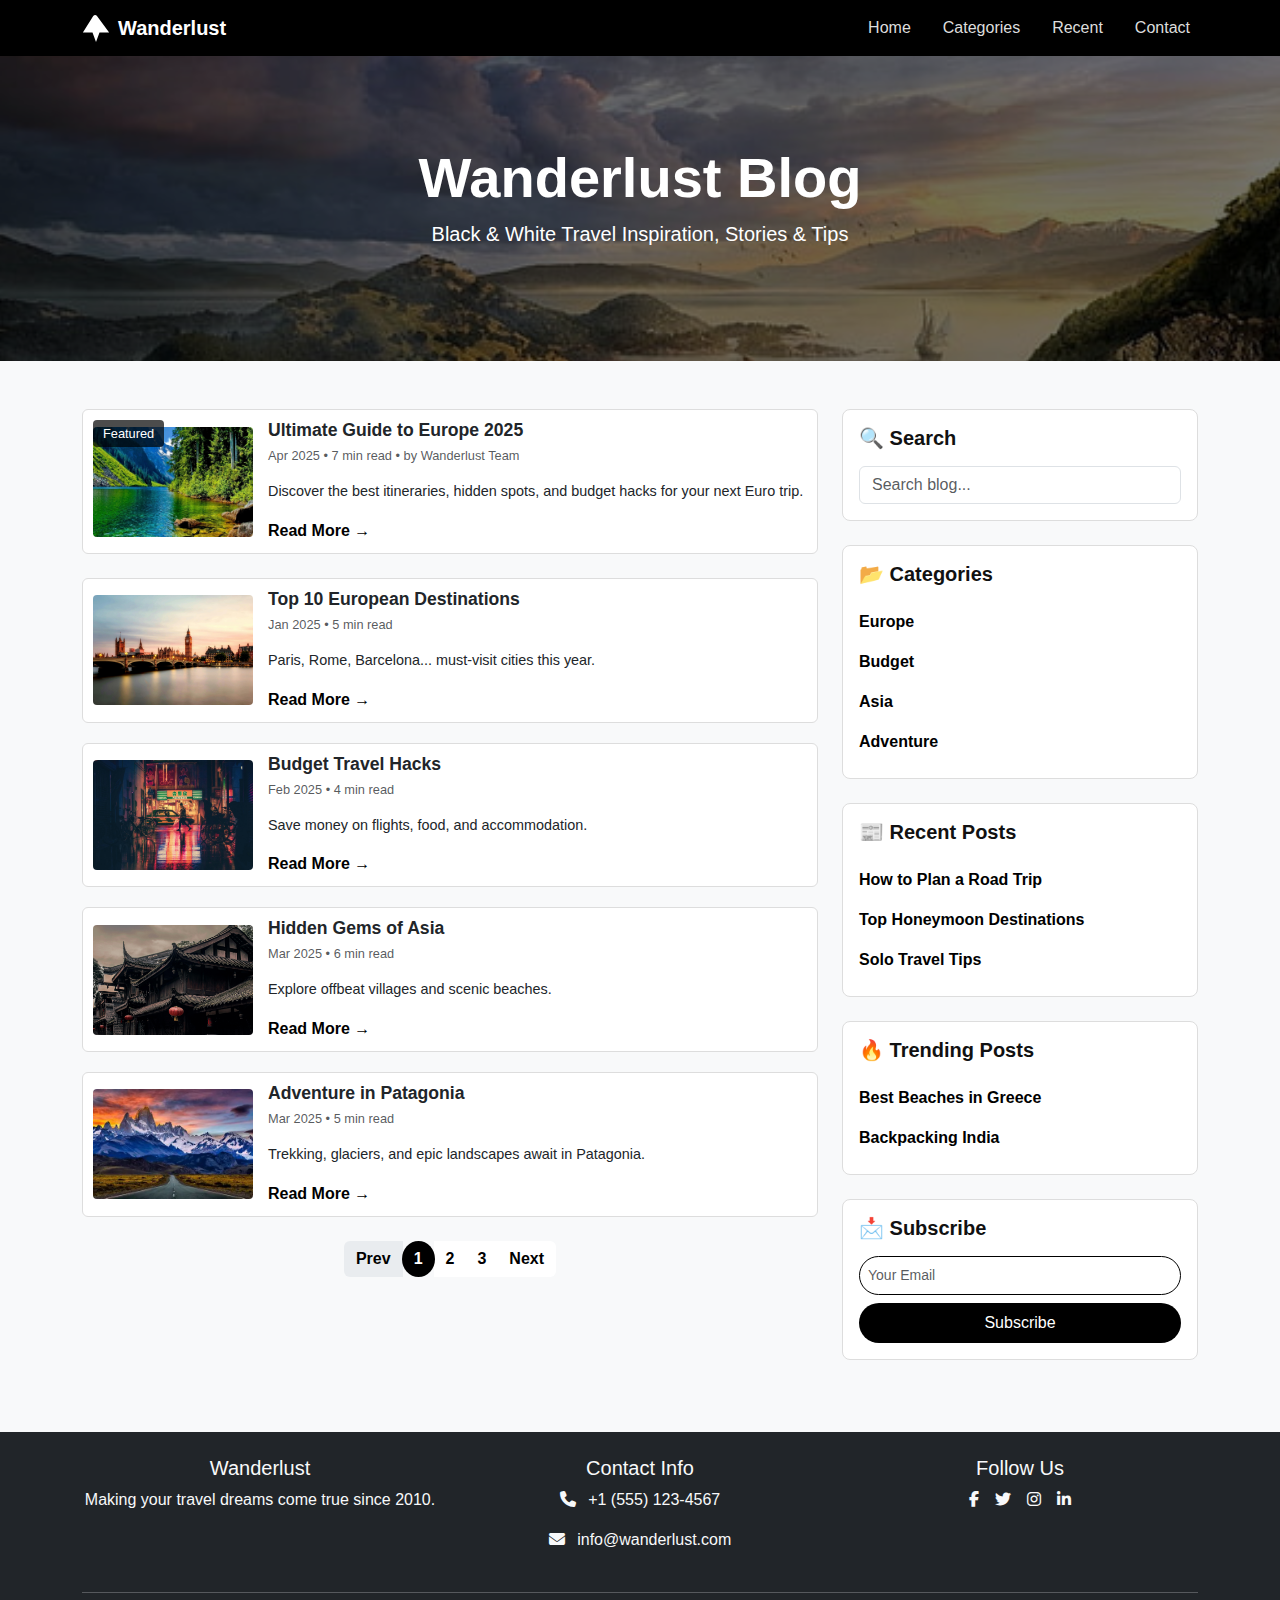
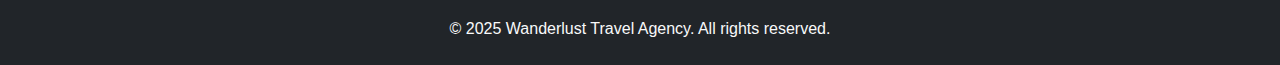
<file: blog.html>
﻿<!-- ===================== BLOG LISTING PAGE ===================== -->
<!DOCTYPE html>
<html lang="en">
<head>
    <meta charset="UTF-8">
    <meta name="viewport" content="width=device-width, initial-scale=1">
    <title>Travel Blog | Wanderlust</title>
    <meta name="description" content="Travel inspiration, tips, and hidden gems worldwide.">
    <meta property="og:title" content="Wanderlust Travel Blog">
    <meta property="og:description" content="Discover destinations, tips, and hidden gems.">
    <meta property="og:image" content="images/preview.jpg">
    <meta property="og:type" content="website">
    <link rel="stylesheet" href="https://cdnjs.cloudflare.com/ajax/libs/font-awesome/6.4.0/css/all.min.css">

    <link href="https://cdn.jsdelivr.net/npm/bootstrap@5.3.0/dist/css/bootstrap.min.css" rel="stylesheet">

    <style>
        /* Sidebar Category Links */
        .list-group-item a {
            color: #000;
            text-decoration: none;
            transition: all 0.3s ease;
        }

            .list-group-item a:hover {
                color: #555;
                padding-left: 5px;
            }

        body {
            background: #f8f9fa;
            font-family: 'Segoe UI', sans-serif;
            color: #212529;
        }

        .navbar {
            background: #000;
        }

        .navbar-brand {
            font-weight: 700;
            color: #fff !important;
        }

        .nav-link {
            color: #ddd !important;
            margin-left: 1rem;
        }

            .nav-link:hover {
                color: #fff !important;
            }

        /* Hero */
        header.blog-hero {
            background: url('images/blog-hero.jpg') center/cover no-repeat;
            background-attachment: fixed;
            position: relative;
            color: #fff;
            text-align: center;
            padding: 6rem 1rem;
        }

            header.blog-hero::after {
                content: '';
                position: absolute;
                top: 0;
                left: 0;
                width: 100%;
                height: 100%;
                background: rgba(0,0,0,0.55);
            }

            header.blog-hero .content {
                position: relative;
                z-index: 2;
            }

        /* Mini Thumbnail Cards */
        .mini-card {
            display: flex;
            gap: 15px;
            border: 1px solid #ddd;
            border-radius: 6px;
            padding: 10px;
            background: #fff;
            margin-bottom: 20px;
            transition: transform .3s;
            align-items: center;
        }

            .mini-card:hover {
                transform: translateY(-3px);
            }

            .mini-card img {
                width: 160px;
                height: 110px;
                object-fit: cover;
                border-radius: 4px;
            }

            .mini-card h5 {
                font-size: 1.1rem;
                font-weight: 600;
                margin-bottom: .3rem;
            }

            .mini-card p {
                font-size: .9rem;
            }

            .mini-card .text-muted {
                font-size: .8rem;
            }

        /* Featured Tag */
        .featured-wrapper {
            position: relative;
        }

        .featured-tag {
            position: absolute;
            top: 10px;
            left: 10px;
            background: rgba(0,0,0,0.7);
            color: #fff;
            padding: 4px 10px;
            font-size: .8rem;
            border-radius: 4px;
        }

        /* Sidebar */
        .sidebar-box {
            background: #fff;
            border: 1px solid #ddd;
            padding: 1rem;
            border-radius: 8px;
            margin-bottom: 1.5rem;
        }

            .sidebar-box h5 {
                font-weight: bold;
                margin-bottom: 1rem;
                color: #111;
            }

        .newsletter input {
            border: 1px solid #000;
            border-radius: 0;
        }

        .newsletter button {
            background: #000;
            color: #fff;
            border: none;
            width: 100%;
        }

        /* Pagination */
        .pagination .page-link {
            color: #000;
            border: none;
        }

        .pagination .active .page-link {
            background: #000;
            color: #fff;
            border-radius: 50%;
        }

        footer {
            background: #000;
            color: #aaa;
        }

        /* Modern Links */
        a {
            color: #000;
            text-decoration: none;
            position: relative;
            transition: color .3s ease;
            font-weight: 700;
        }

            a::after {
                content: "";
                position: absolute;
                left: 0;
                bottom: -2px;
                width: 0;
                height: 2px;
                background: #000;
                transition: width .3s ease;
            }

            a:hover {
                color: #111;
            }

                a:hover::after {
                    width: 100%;
                }
    </style>
</head>
<body>
    <!-- Navbar -->
    <nav class="navbar navbar-expand-lg navbar-dark fixed-top">
        <div class="container">
            <svg xmlns="http://www.w3.org/2000/svg" width="28" height="28" fill="currentColor" class="bi bi-airplane me-2 text-white" viewBox="0 0 16 16">
                <path d="M6.428 1.151C6.987.418 8.01.418 8.57 1.151L15.5 10.5H10L8 16 6 10.5H.5l5.928-9.349z" />
            </svg>
            <a class="navbar-brand" href="index.html">Wanderlust</a>
            <button class="navbar-toggler" data-bs-toggle="collapse" data-bs-target="#navMenu">
                <span class="navbar-toggler-icon"></span>
            </button>
            <div class="collapse navbar-collapse" id="navMenu">
                <ul class="navbar-nav ms-auto">
                    <li class="nav-item"><a class="nav-link" href="index.html">Home</a></li>
                    <li class="nav-item"><a class="nav-link" href="#categories">Categories</a></li>
                    <li class="nav-item"><a class="nav-link" href="#recent">Recent</a></li>
                    <li class="nav-item"><a class="nav-link" href="contact.html">Contact</a></li>
                </ul>
            </div>
        </div>
    </nav>

    <!-- Hero -->
    <header class="blog-hero mt-5">
        <div class="content">
            <h1 class="display-4 fw-bold">Wanderlust Blog</h1>
            <p class="lead">Black & White Travel Inspiration, Stories & Tips</p>
        </div>
    </header>

    <section class="py-5">
        <div class="container">
            <div class="row">
                <!-- Posts -->
                <div class="col-md-8">

                    <!-- Featured Post -->
                    <div class="mini-card featured-wrapper mb-4">
                        <div class="featured-tag">Featured</div>
                        <img src="images/featured.jpg" alt="Ultimate Guide to Europe 2025" loading="lazy">
                        <div>
                            <h5>Ultimate Guide to Europe 2025</h5>
                            <p class="text-muted">Apr 2025 • 7 min read • by Wanderlust Team</p>
                            <p>Discover the best itineraries, hidden spots, and budget hacks for your next Euro trip.</p>
                            <a href="post.html">Read More →</a>
                        </div>
                    </div>

                    <!-- All Mini Cards -->
                    <div class="mini-card europe">
                        <img src="images/blog1.jpg" alt="Top 10 European Destinations" loading="lazy">
                        <div>
                            <h5>Top 10 European Destinations</h5>
                            <p class="text-muted">Jan 2025 • 5 min read</p>
                            <p>Paris, Rome, Barcelona... must-visit cities this year.</p>
                            <a href="post.html">Read More →</a>
                        </div>
                    </div>

                    <div class="mini-card budget">
                        <img src="images/blog2.jpg" alt="Budget Travel Hacks" loading="lazy">
                        <div>
                            <h5>Budget Travel Hacks</h5>
                            <p class="text-muted">Feb 2025 • 4 min read</p>
                            <p>Save money on flights, food, and accommodation.</p>
                            <a href="post.html">Read More →</a>
                        </div>
                    </div>

                    <div class="mini-card asia adventure">
                        <img src="images/blog3.jpg" alt="Hidden Gems of Asia" loading="lazy">
                        <div>
                            <h5>Hidden Gems of Asia</h5>
                            <p class="text-muted">Mar 2025 • 6 min read</p>
                            <p>Explore offbeat villages and scenic beaches.</p>
                            <a href="post.html">Read More →</a>
                        </div>
                    </div>

                    <div class="mini-card adventure">
                        <img src="images/patagonia.webp" alt="Adventure in Patagonia" loading="lazy">
                        <div>
                            <h5>Adventure in Patagonia</h5>
                            <p class="text-muted">Mar 2025 • 5 min read</p>
                            <p>Trekking, glaciers, and epic landscapes await in Patagonia.</p>
                            <a href="post.html">Read More →</a>
                        </div>
                    </div>

                    <!-- Pagination -->
                    <nav class="mt-4">
                        <ul class="pagination justify-content-center">
                            <li class="page-item disabled"><a class="page-link">Prev</a></li>
                            <li class="page-item active"><a class="page-link" href="#">1</a></li>
                            <li class="page-item"><a class="page-link" href="#">2</a></li>
                            <li class="page-item"><a class="page-link" href="#">3</a></li>
                            <li class="page-item"><a class="page-link" href="#">Next</a></li>
                        </ul>
                    </nav>
                </div>

                <!-- Sidebar -->
                <div class="col-md-4">
                    <div class="sidebar-box">
                        <h5>🔍 Search</h5>
                        <input type="text" class="form-control" placeholder="Search blog...">
                    </div>
                    <div class="sidebar-box" id="categories">
                        <h5>📂 Categories</h5>
                        <ul class="list-group list-group-flush">
                            <li class="list-group-item px-0 border-0"><a href="#">Europe</a></li>
                            <li class="list-group-item px-0 border-0"><a href="#">Budget</a></li>
                            <li class="list-group-item px-0 border-0"><a href="#">Asia</a></li>
                            <li class="list-group-item px-0 border-0"><a href="#">Adventure</a></li>
                        </ul>
                    </div>

                    <div class="sidebar-box">
                        <h5>📰 Recent Posts</h5>
                        <ul class="list-group list-group-flush">
                            <li class="list-group-item px-0 border-0"><a href="#">How to Plan a Road Trip</a></li>
                            <li class="list-group-item px-0 border-0"><a href="#">Top Honeymoon Destinations</a></li>
                            <li class="list-group-item px-0 border-0"><a href="#">Solo Travel Tips</a></li>
                        </ul>
                    </div>
                    <div class="sidebar-box">
                        <h5>🔥 Trending Posts</h5>
                        <ul class="list-group list-group-flush">
                            <li class="list-group-item px-0 border-0"><a href="#">Best Beaches in Greece</a></li>
                            <li class="list-group-item px-0 border-0"><a href="#">Backpacking India</a></li>
                        </ul>
                    </div>
                    <div class="sidebar-box newsletter">
                        <h5>📩 Subscribe</h5>
                        <input type="email" class="form-control form-control-sm mb-2 rounded-pill p-2" placeholder="Your Email">
                        <button class="btn btn-dark w-100 rounded-pill p-2">Subscribe</button>
                    </div>
                </div>
            </div>
        </div>
    </section>

    <!-- Footer -->
    <footer class="bg-dark text-light text-center py-4">
        <div class="container">
            <div class="row">
                <div class="col-md-4 mb-3 mb-md-0">
                    <h5>Wanderlust</h5>
                    <p>Making your travel dreams come true since 2010.</p>
                </div>
                <div class="col-md-4 mb-3 mb-md-0">
                    <h5>Contact Info</h5>
                    <p><i class="fas fa-phone me-2"></i> +1 (555) 123-4567</p>
                    <p><i class="fas fa-envelope me-2"></i> info@wanderlust.com</p>
                </div>
                <div class="col-md-4">
                    <h5>Follow Us</h5>
                    <div class="d-flex justify-content-center">
                        <a href="#" class="text-light me-3"><i class="fab fa-facebook-f"></i></a>
                        <a href="#" class="text-light me-3"><i class="fab fa-twitter"></i></a>
                        <a href="#" class="text-light me-3"><i class="fab fa-instagram"></i></a>
                        <a href="#" class="text-light"><i class="fab fa-linkedin-in"></i></a>
                    </div>
                </div>
            </div>
            <hr class="my-4">
            <p class="mb-0">&copy; 2025 Wanderlust Travel Agency. All rights reserved.</p>
        </div>
    </footer>

    <script src="https://cdn.jsdelivr.net/npm/bootstrap@5.3.0/dist/js/bootstrap.bundle.min.js"></script>
</body>
</html>
</file>
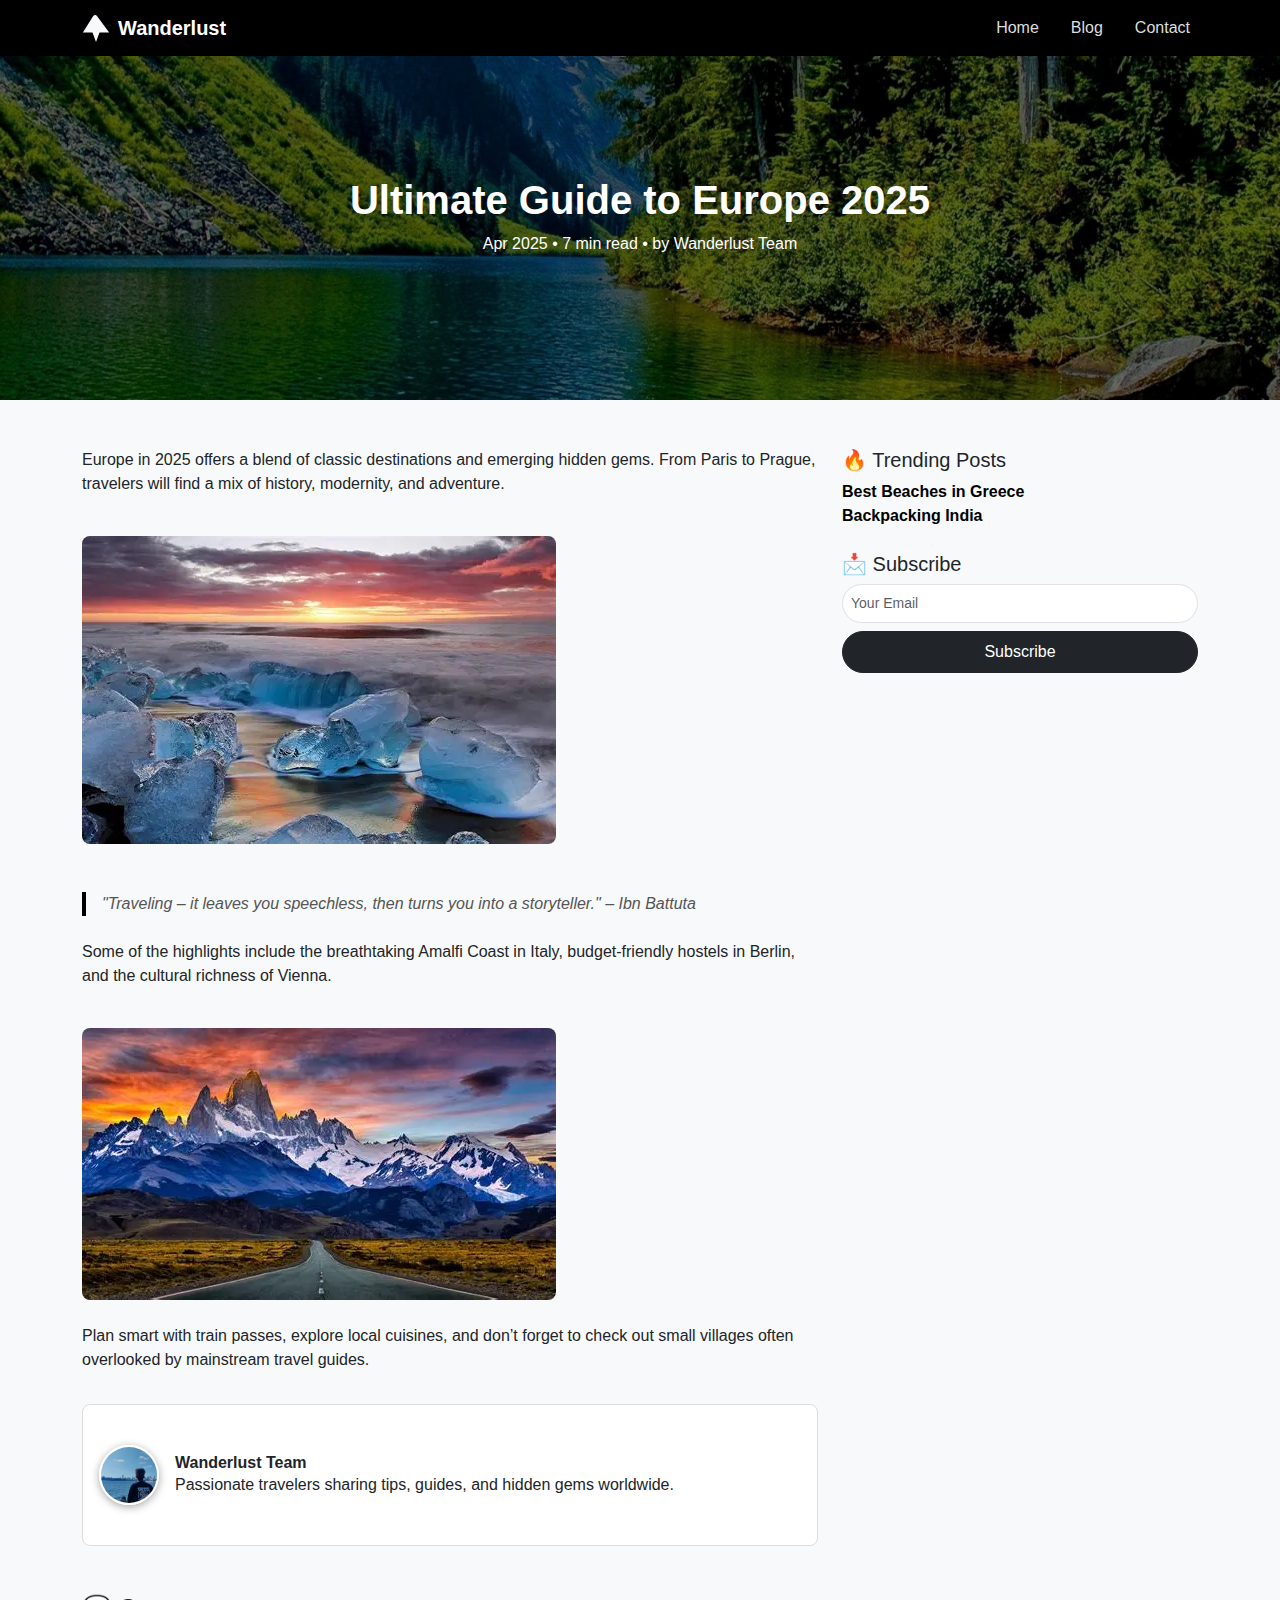
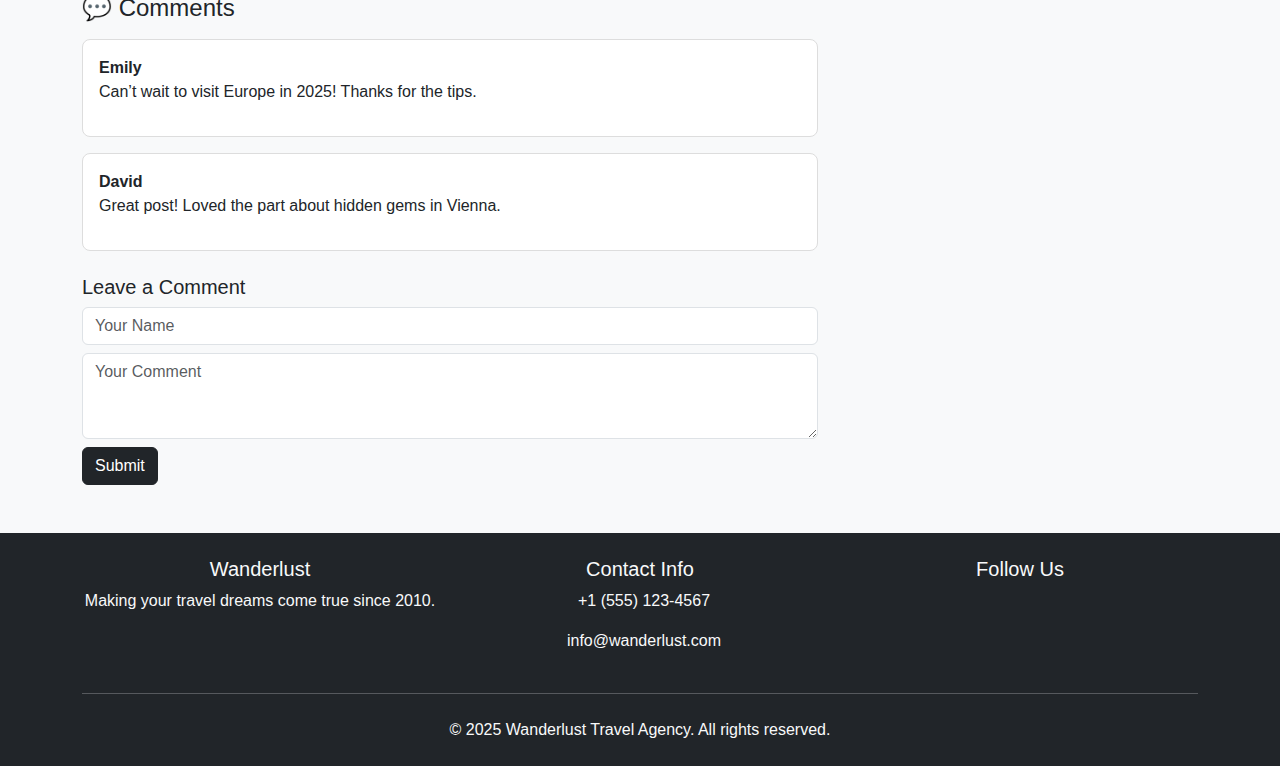
<file: post.html>
﻿<!-- ===================== SINGLE BLOG POST PAGE ===================== -->
<!DOCTYPE html>
<html lang="en">
<head>
    <meta charset="UTF-8">
    <meta name="viewport" content="width=device-width, initial-scale=1">
    <title>Ultimate Guide to Europe 2025 | Wanderlust</title>
    <meta name="description" content="Discover the best itineraries, hidden spots, and budget hacks for your next Euro trip.">
    <meta property="og:title" content="Ultimate Guide to Europe 2025">
    <meta property="og:description" content="Explore hidden gems and travel tips in Europe.">
    <meta property="og:image" content="images/featured.jpg">
    <meta property="og:type" content="article">

    <link href="https://cdn.jsdelivr.net/npm/bootstrap@5.3.0/dist/css/bootstrap.min.css" rel="stylesheet">

    <style>
        body {
            background: #f8f9fa;
            font-family: 'Segoe UI',sans-serif;
            color: #212529;
        }

        .navbar {
            background: #000;
        }

        .navbar-brand {
            font-weight: 700;
            color: #fff !important;
        }

        .nav-link {
            color: #ddd !important;
            margin-left: 1rem;
        }

            .nav-link:hover {
                color: #fff !important;
            }

        /* Hero Banner */
        .post-hero {
            background: url('images/featured.jpg') center/cover no-repeat;
            position: relative;
            padding: 8rem 1rem;
            text-align: center;
            color: #fff;
        }

            .post-hero::after {
                content: '';
                position: absolute;
                top: 0;
                left: 0;
                width: 100%;
                height: 100%;
                background: rgba(0,0,0,.55);
            }

            .post-hero .content {
                position: relative;
                z-index: 2;
            }

            .post-hero h1 {
                font-weight: 700;
            }

        /* Content */
        .post-content img {
            border-radius: 8px;
            margin: 1.5rem 0;
        }

        .post-content blockquote {
            border-left: 4px solid #000;
            padding-left: 1rem;
            font-style: italic;
            margin: 1.5rem 0;
            color: #555;
        }

        .author-box {
            background: #fff;
            border: 1px solid #ddd;
            padding: 1rem;
            border-radius: 8px;
            margin-top: 2rem;
        }

            .author-box img {
                border-radius: 50%;
                width: 60px;
                height: 60px;
                object-fit: cover;
                box-shadow: 0 2px 8px rgba(0,0,0,0.35);
                border: 2px solid #fff;
            }

            .author-box h6 {
                margin: 0;
                font-weight: 700;
            }

        /* Comments */
        .comments {
            margin-top: 3rem;
        }

        .comment-box {
            background: #fff;
            border: 1px solid #ddd;
            padding: 1rem;
            border-radius: 8px;
            margin-bottom: 1rem;
        }

        footer {
            background: #000;
            color: #aaa;
        }
        /* ===== Modern Link Styling ===== */
        a {
            color: #000;
            text-decoration: none;
            position: relative;
            transition: color 0.3s ease;
            font-weight: 700;
        }

            a::after {
                content: "";
                position: absolute;
                left: 0;
                bottom: -2px;
                width: 0;
                height: 2px;
                background: #000;
                transition: width 0.3s ease;
            }

            a:hover {
                color: #111;
            }

                a:hover::after {
                    width: 100%;
                }
    </style>
</head>
<body>
    <!-- Navbar -->
    <nav class="navbar navbar-expand-lg navbar-dark fixed-top">
        <div class="container">
            <svg xmlns="http://www.w3.org/2000/svg" width="28" height="28" fill="currentColor" class="bi bi-airplane me-2 fw-7 text-light" viewBox="0 0 16 16">
                <path d="M6.428 1.151C6.987.418 8.01.418 8.57 1.151L15.5 10.5H10L8 16 6 10.5H.5l5.928-9.349z" />
            </svg>
            <a class="navbar-brand" href="index.html">Wanderlust</a>
            <button class="navbar-toggler" data-bs-toggle="collapse" data-bs-target="#navMenu">
                <span class="navbar-toggler-icon"></span>
            </button>
            <div class="collapse navbar-collapse" id="navMenu">
                <ul class="navbar-nav ms-auto">
                    <li class="nav-item"><a class="nav-link" href="index.html">Home</a></li>
                    <li class="nav-item"><a class="nav-link" href="blog.html">Blog</a></li>
                    <li class="nav-item"><a class="nav-link" href="contact.html">Contact</a></li>
                </ul>
            </div>
        </div>
    </nav>

    <!-- Hero -->
    <header class="post-hero mt-5">
        <div class="content">
            <h1>Ultimate Guide to Europe 2025</h1>
            <p>Apr 2025 • 7 min read • by Wanderlust Team</p>
        </div>
    </header>

    <!-- Post Content -->
    <section class="container my-5">
        <div class="row">
            <div class="col-lg-8 post-content">
                <p>Europe in 2025 offers a blend of classic destinations and emerging hidden gems. From Paris to Prague, travelers will find a mix of history, modernity, and adventure.</p>

                <img src="images/iceland.webp" class="img-fluid" alt="Europe trip" loading="lazy">

                <blockquote>
                    "Traveling – it leaves you speechless, then turns you into a storyteller." – Ibn Battuta
                </blockquote>

                <p>Some of the highlights include the breathtaking Amalfi Coast in Italy, budget-friendly hostels in Berlin, and the cultural richness of Vienna.</p>

                <img src="images/patagonia.webp" class="img-fluid" alt="European city" loading="lazy">

                <p>Plan smart with train passes, explore local cuisines, and don’t forget to check out small villages often overlooked by mainstream travel guides.</p>

                <!-- Author Box -->
                <div class="author-box d-flex align-items-center">
                    <img src="images/author.jpg" alt="Author">
                    <div class="ms-3">
                        <h6>Wanderlust Team</h6>
                        <p class="mb-0">Passionate travelers sharing tips, guides, and hidden gems worldwide.</p>
                    </div>
                </div>

                <!-- Comments -->
                <div class="comments">
                    <h4 class="mb-3">💬 Comments</h4>

                    <div class="comment-box">
                        <strong>Emily</strong>
                        <p>Can’t wait to visit Europe in 2025! Thanks for the tips.</p>
                    </div>

                    <div class="comment-box">
                        <strong>David</strong>
                        <p>Great post! Loved the part about hidden gems in Vienna.</p>
                    </div>

                    <!-- Comment Form -->
                    <div class="mt-4">
                        <h5>Leave a Comment</h5>
                        <form>
                            <input type="text" class="form-control mb-2" placeholder="Your Name">
                            <textarea class="form-control mb-2" rows="3" placeholder="Your Comment"></textarea>
                            <button class="btn btn-dark">Submit</button>
                        </form>
                    </div>
                </div>
            </div>

            <!-- Sidebar -->
            <div class="col-lg-4">
                <div class="sidebar-box mb-4">
                    <h5>🔥 Trending Posts</h5>
                    <a href="#">Best Beaches in Greece</a><br>
                    <a href="#">Backpacking India</a>
                </div>
                <div class="sidebar-box newsletter">
                    <h5>📩 Subscribe</h5>
                    <input type="email" class="form-control form-control-sm mb-2 rounded-pill p-2" placeholder="Your Email">
                    <button class="btn btn-dark w-100 rounded-pill p-2">Subscribe</button>
                </div>
            </div>
        </div>
    </section>

    <footer class="bg-dark text-light text-center py-4">
        <div class="container">
            <div class="row">
                <div class="col-md-4 mb-3 mb-md-0">
                    <h5>Wanderlust</h5>
                    <p>Making your travel dreams come true since 2010.</p>
                </div>
                <div class="col-md-4 mb-3 mb-md-0">
                    <h5>Contact Info</h5>
                    <p><i class="fas fa-phone me-2"></i> +1 (555) 123-4567</p>
                    <p><i class="fas fa-envelope me-2"></i> info@wanderlust.com</p>
                </div>
                <div class="col-md-4">
                    <h5>Follow Us</h5>
                    <div class="d-flex justify-content-center">
                        <a href="#" class="text-light me-3"><i class="fab fa-facebook-f"></i></a>
                        <a href="#" class="text-light me-3"><i class="fab fa-twitter"></i></a>
                        <a href="#" class="text-light me-3"><i class="fab fa-instagram"></i></a>
                        <a href="#" class="text-light"><i class="fab fa-linkedin-in"></i></a>
                    </div>
                </div>
            </div>
            <hr class="my-4">
            <p class="mb-0">&copy; 2025 Wanderlust Travel Agency. All rights reserved.</p>
        </div>
    </footer>

    <script src="https://cdn.jsdelivr.net/npm/bootstrap@5.3.0/dist/js/bootstrap.bundle.min.js"></script>
</body>
</html>
</file>
